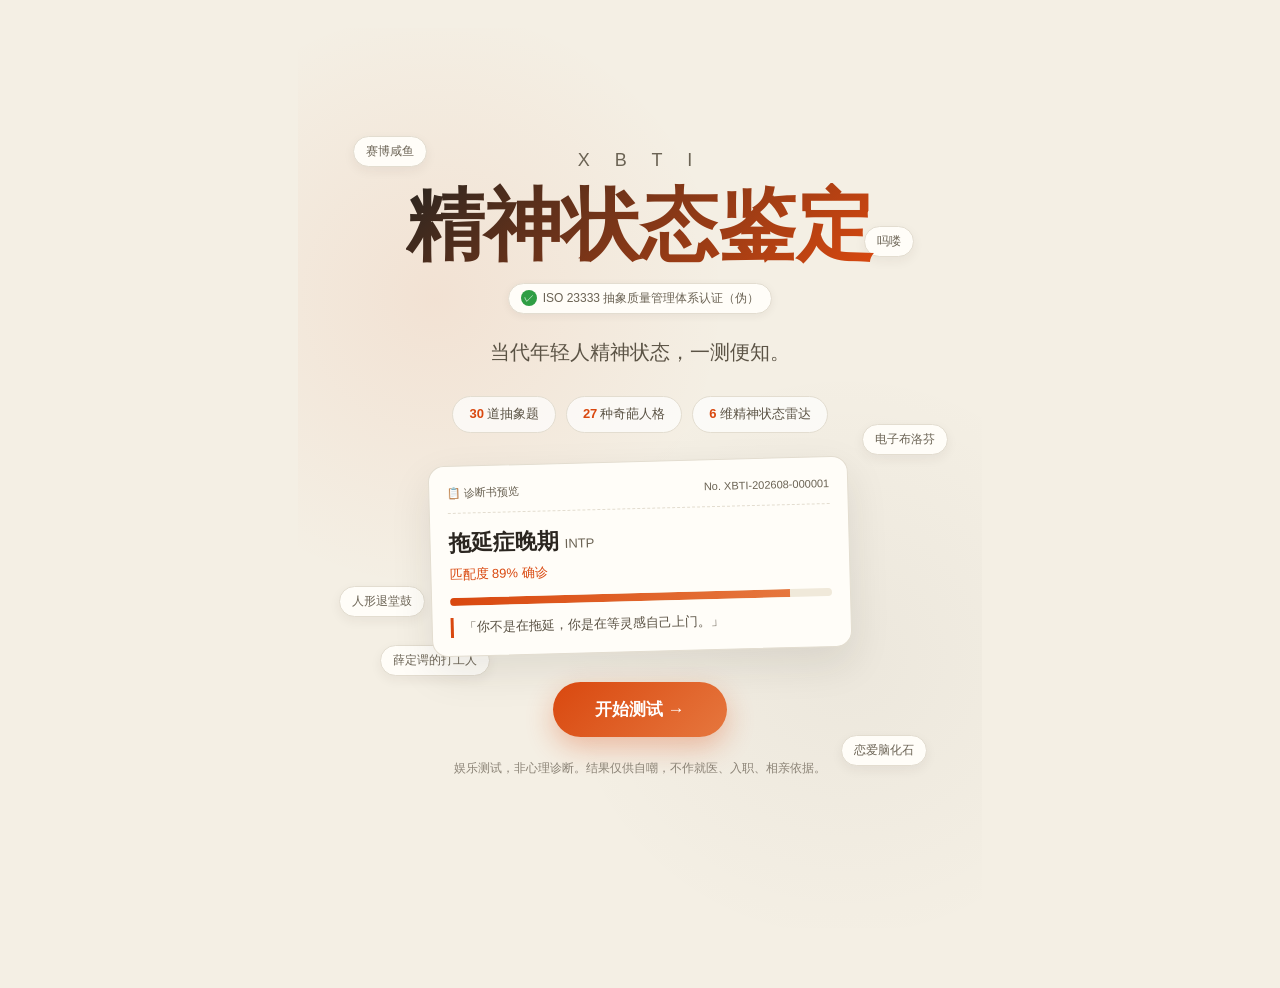
<file: index.html>
<!DOCTYPE html>
<html lang="zh-CN">
<head>
  <meta charset="UTF-8" />
  <meta name="viewport" content="width=device-width, initial-scale=1, maximum-scale=1, viewport-fit=cover" />
  <title>XBTI 精神状态鉴定 · 当代年轻人精神状态，一测便知（但不准）</title>
  <meta name="description" content="XBTI 搞怪版人格测试：30 道抽象题，27 种奇葩人格，一份适合截图发朋友圈的精神状态诊断书。" />
  <link rel="stylesheet" href="assets/css/style.css" />
  <style>
    /* ===== Landing page 专属视觉 ===== */
    .landing {
      min-height: 100vh;
      display: flex;
      flex-direction: column;
      align-items: center;
      justify-content: center;
      padding: 40px 18px 60px;
      position: relative;
      overflow: hidden;
      text-align: center;
    }
    .landing-bg {
      position: absolute; inset: 0; pointer-events: none; z-index: 0;
      background:
        radial-gradient(circle at 20% 30%, rgba(217,72,15,.08) 0%, transparent 35%),
        radial-gradient(circle at 80% 70%, rgba(43,38,32,.04) 0%, transparent 35%);
    }
    .landing-brand {
      position: relative; z-index: 1;
      font-size: 18px; letter-spacing: 10px; color: #6b6354;
      margin-bottom: 8px;
    }
    .landing-title {
      position: relative; z-index: 1;
      font-size: clamp(42px, 10vw, 78px);
      font-weight: 800;
      line-height: 1.1;
      margin: 0 0 14px;
      background: linear-gradient(135deg, #2b2620 0%, #d9480f 100%);
      -webkit-background-clip: text;
      background-clip: text;
      color: transparent;
    }
    .landing-seal {
      position: relative; z-index: 1;
      display: inline-flex; align-items: center; gap: 6px;
      background: #fffdf8; border: 1px solid #e3ddd0;
      color: #6b6354; font-size: 12px;
      padding: 5px 12px; border-radius: 20px;
      box-shadow: 0 2px 8px rgba(43,38,32,.06);
      margin-bottom: 22px;
    }
    .landing-seal::before {
      content: "✓"; display: inline-flex; align-items: center; justify-content: center;
      width: 16px; height: 16px; border-radius: 50%; background: #2f9e44; color: #fff; font-size: 10px;
    }
    .landing-slogan {
      position: relative; z-index: 1;
      font-size: clamp(15px, 3.6vw, 20px);
      color: #5b5345; max-width: 520px; margin: 0 auto 28px; line-height: 1.6;
    }
    .landing-stats {
      position: relative; z-index: 1;
      display: flex; gap: 10px; justify-content: center; flex-wrap: wrap;
      margin-bottom: 28px;
    }
    .landing-stats span {
      background: rgba(255,255,255,.7); border: 1px solid #e3ddd0;
      border-radius: 24px; padding: 7px 16px; font-size: 13px; color: #5b5345;
    }
    .landing-stats b { color: #d9480f; margin-right: 3px; }

    .landing-preview {
      position: relative; z-index: 1;
      width: min(420px, 92vw); background: #fffdf8;
      border: 1px solid #e3ddd0; border-radius: 16px;
      box-shadow: 0 16px 40px rgba(43,38,32,.1);
      padding: 18px; text-align: left; margin-bottom: 30px;
      transform: rotate(-1.5deg);
    }
    .landing-preview-head {
      display: flex; align-items: center; justify-content: space-between;
      font-size: 11px; color: #6b6354; border-bottom: 1px dashed #e3ddd0; padding-bottom: 10px; margin-bottom: 12px;
    }
    .landing-preview-type {
      font-size: 22px; font-weight: 700; color: #2b2620; margin-bottom: 4px;
    }
    .landing-preview-sub { font-size: 13px; color: #d9480f; margin-bottom: 12px; }
    .landing-preview-bar {
      height: 8px; background: #f0e9da; border-radius: 4px; overflow: hidden; margin-bottom: 12px;
    }
    .landing-preview-bar i { display: block; height: 100%; width: 89%; background: linear-gradient(90deg, #d9480f, #e6773e); }
    .landing-preview-verdict {
      font-size: 13px; color: #5b5345; border-left: 3px solid #d9480f; padding-left: 10px;
    }

    .landing-cta {
      position: relative; z-index: 1;
      display: inline-flex; align-items: center; gap: 8px;
      background: linear-gradient(135deg, #d9480f, #e6773e);
      color: #fff; border: none; border-radius: 50px;
      padding: 16px 42px; font-size: 17px; font-weight: 600;
      cursor: pointer; box-shadow: 0 10px 28px rgba(217,72,15,.32);
      transition: transform .1s, box-shadow .15s;
    }
    .landing-cta:hover { transform: translateY(-2px); box-shadow: 0 14px 34px rgba(217,72,15,.38); }
    .landing-cta:active { transform: translateY(0); }

    .landing-disclaimer {
      position: relative; z-index: 1;
      margin-top: 22px; font-size: 12px; color: #8a8275; max-width: 460px; line-height: 1.6;
    }

    .floating-tags {
      position: absolute; inset: 0; pointer-events: none; z-index: 0;
    }
    .floating-tags span {
      position: absolute;
      background: #fffdf8; border: 1px solid #e3ddd0;
      color: #6b6354; font-size: 12px; padding: 5px 12px; border-radius: 20px;
      box-shadow: 0 4px 12px rgba(43,38,32,.06);
      animation: float 5s ease-in-out infinite;
    }
    .floating-tags span:nth-child(1) { top: 12%; left: 8%; animation-delay: 0s; }
    .floating-tags span:nth-child(2) { top: 22%; right: 10%; animation-delay: 1.2s; }
    .floating-tags span:nth-child(3) { top: 62%; left: 6%; animation-delay: 2.4s; }
    .floating-tags span:nth-child(4) { bottom: 18%; right: 8%; animation-delay: 3.6s; }
    .floating-tags span:nth-child(5) { top: 44%; right: 5%; animation-delay: .8s; }
    .floating-tags span:nth-child(6) { bottom: 28%; left: 12%; animation-delay: 2s; }
    @keyframes float {
      0%, 100% { transform: translateY(0) rotate(0deg); }
      50% { transform: translateY(-10px) rotate(1deg); }
    }
    @media (max-width: 640px) {
      .floating-tags span:nth-child(5), .floating-tags span:nth-child(6) { display: none; }
      .landing-preview { transform: none; }
    }
  </style>
</head>
<body class="paper">
  <div class="wrap">

    <!-- 开始页 -->
    <section id="view-start" class="landing">
      <div class="landing-bg"></div>
      <div class="floating-tags">
        <span>赛博咸鱼</span>
        <span>吗喽</span>
        <span>人形退堂鼓</span>
        <span>恋爱脑化石</span>
        <span>电子布洛芬</span>
        <span>薛定谔的打工人</span>
      </div>

      <div class="landing-brand">X B T I</div>
      <h1 class="landing-title">精神状态鉴定</h1>
      <div class="landing-seal">ISO 23333 抽象质量管理体系认证（伪）</div>
      <p class="landing-slogan" id="slogan">当代年轻人精神状态，一测便知（但不准）。</p>

      <div class="landing-stats">
        <span><b>30</b>道抽象题</span>
        <span><b>27</b>种奇葩人格</span>
        <span><b>6</b>维精神状态雷达</span>
      </div>

      <div class="landing-preview">
        <div class="landing-preview-head">
          <span>📋 诊断书预览</span>
          <span>No. XBTI-202608-000001</span>
        </div>
        <div class="landing-preview-type">拖延症晚期 <span style="font-size:13px;color:#6b6354;font-weight:400;">INTP</span></div>
        <div class="landing-preview-sub">匹配度 89% 确诊</div>
        <div class="landing-preview-bar"><i></i></div>
        <div class="landing-preview-verdict">「你不是在拖延，你是在等灵感自己上门。」</div>
      </div>

      <button class="landing-cta" id="btn-start">开始测试 →</button>
      <p class="landing-disclaimer">娱乐测试，非心理诊断。结果仅供自嘲，不作就医、入职、相亲依据。</p>
    </section>

    <!-- 考生信息卡（考前填表） -->
    <section id="view-info" class="hidden">
      <div class="infocard">
        <div class="info-head">
          <div class="info-org">XBTI 精神状态全国统一测试</div>
          <div class="info-sub">考生信息卡 · 仅供娱乐</div>
        </div>

        <div class="info-row">
          <label class="info-label">准考证号</label>
          <div class="info-no" id="info-no">XBTI-000000-000000</div>
        </div>

        <div class="info-row">
          <label class="info-label" for="info-code">考生代号 <span class="info-opt">（给自己起个赛博花名）</span></label>
          <input id="info-code" class="info-input" type="text" maxlength="16" placeholder="如：深夜 emo 诗人" />
        </div>

        <div class="info-row">
          <label class="info-label">报考科目</label>
          <div class="info-fixed">精神状态鉴定（XBTI）</div>
        </div>

        <div class="info-grid2">
          <div class="info-row">
            <label class="info-label" for="info-hp">今日血量</label>
            <select id="info-hp" class="info-input">
              <option>满血</option><option>半血</option><option>残血</option><option>已故</option><option>薛定谔态</option>
            </select>
          </div>
          <div class="info-row">
            <label class="info-label" for="info-loc">当前坐标</label>
            <select id="info-loc" class="info-input">
              <option>工位</option><option>被窝</option><option>厕所</option><option>地铁</option><option>老板视线死角</option><option>图书馆</option>
            </select>
          </div>
        </div>

        <div class="info-row">
          <label class="info-label" for="info-stayup">连续熬夜 <span class="info-val" id="info-stayup-val">0h · 修仙 Lv.0</span></label>
          <input id="info-stayup" class="info-range" type="range" min="0" max="72" step="1" value="0" />
        </div>

        <div class="info-row">
          <label class="info-label" for="info-sign">赛博星座</label>
          <select id="info-sign" class="info-input">
            <option>摆烂座</option><option>退堂鼓座</option><option>发疯座</option><option>摸鱼座</option><option>内耗座</option>
          </select>
        </div>

        <label class="info-agree">
          <input type="checkbox" id="info-agree" checked />
          <span>本人郑重承诺以上纯属虚构，如有雷同，说明咱俩一样疯</span>
        </label>

        <button class="btn block" id="btn-enter">进入考场 →</button>
      </div>
    </section>

    <!-- 答题页 -->
    <section id="view-quiz" class="hidden">
      <div class="progress">
        <div class="bar"><i id="progress-bar"></i></div>
        <div class="txt" id="progress-text"></div>
      </div>
      <div><span class="q-theme" id="q-theme"></span></div>
      <div class="q-text" id="q-text"></div>
      <div id="options"></div>
      <div class="nav">
        <button class="btn ghost" id="btn-back">← 上一题</button>
        <button class="btn" id="btn-next" disabled>下一题 →</button>
      </div>
    </section>

    <!-- 报告页 -->
    <section id="view-result" class="hidden">
      <div id="report"></div>
    </section>

  </div>

  <!-- 数据层 → 配置 → 上报 → 主逻辑 -->
  <script src="assets/js/data.js"></script>
  <script>document.getElementById("slogan").textContent = (window.XBTI_DATA && window.XBTI_DATA.meta.slogan) || "当代年轻人精神状态，一测便知。";</script>
  <script src="assets/js/config.js"></script>
  <script src="assets/js/submit.js"></script>
  <script src="assets/js/app.js"></script>
</body>
</html>
</file>
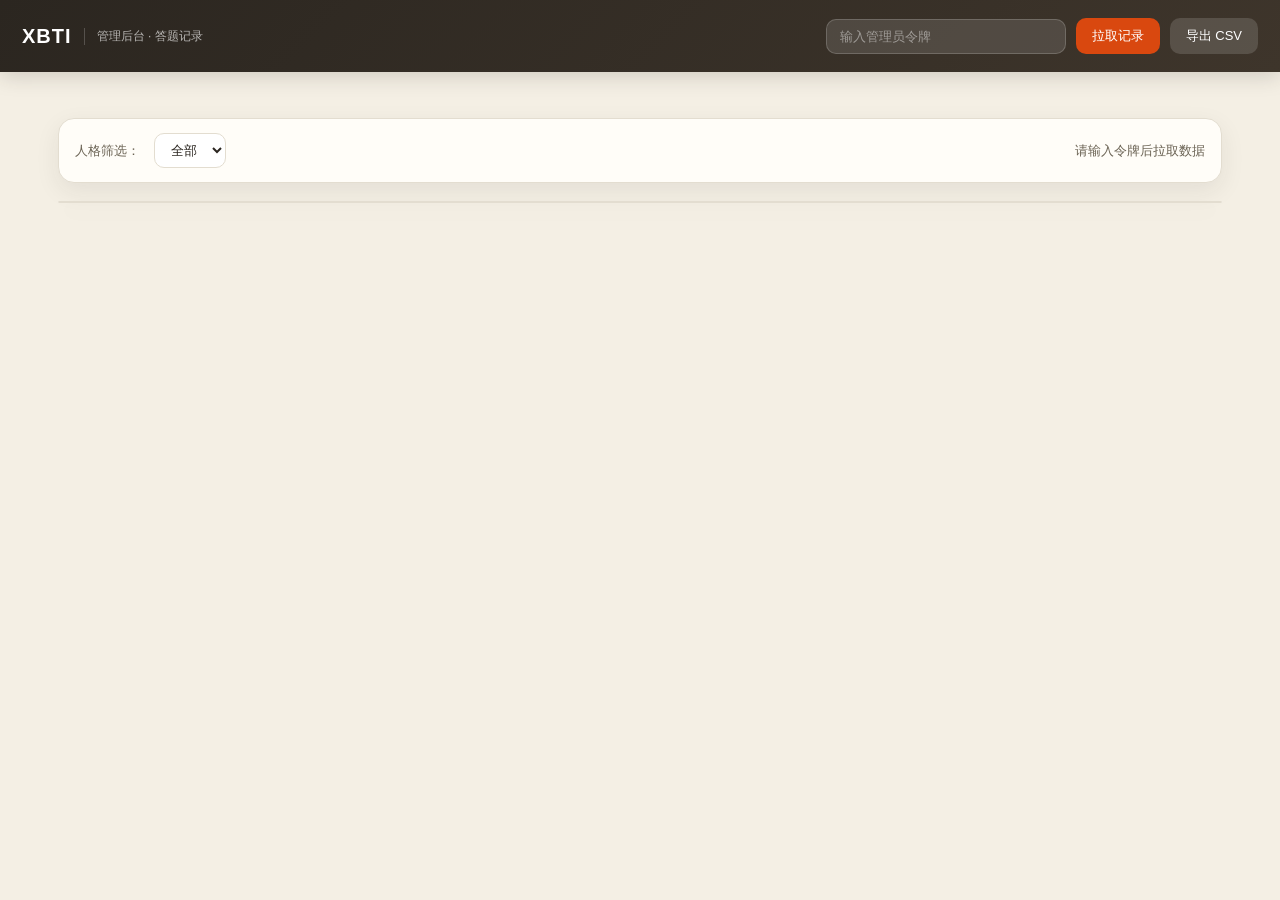
<file: admin.html>
<!DOCTYPE html>
<html lang="zh-CN">
<head>
  <meta charset="UTF-8" />
  <meta name="viewport" content="width=device-width, initial-scale=1" />
  <title>XBTI 管理后台 · 答题记录</title>
  <script src="assets/js/data.js"></script>
  <style>
    :root {
      --bg: #f4efe4;
      --card: #fffdf8;
      --ink: #2b2620;
      --muted: #6b6354;
      --line: #e3ddd0;
      --primary: #d9480f;
      --primary-2: #e6773e;
      --success: #2f9e44;
      --shadow: 0 8px 24px rgba(43, 38, 32, .08);
      --radius: 16px;
    }
    * { box-sizing: border-box; }
    html, body { margin: 0; background: var(--bg); color: var(--ink); font-family: -apple-system, BlinkMacSystemFont, "PingFang SC", "Microsoft YaHei", sans-serif; }

    /* Header */
    header {
      background: linear-gradient(135deg, #2b2620 0%, #3e352b 100%);
      color: #fff;
      padding: 18px 22px;
      display: flex; align-items: center; gap: 16px;
      flex-wrap: wrap;
      box-shadow: 0 4px 20px rgba(43,38,32,.18);
    }
    .brand { display: flex; align-items: center; gap: 12px; }
    .brand b { font-size: 20px; letter-spacing: 1px; }
    .brand span { font-size: 12px; opacity: .65; border-left: 1px solid rgba(255,255,255,.3); padding-left: 12px; }
    .token-bar { display: flex; align-items: center; gap: 10px; margin-left: auto; }
    .token-bar input {
      background: rgba(255,255,255,.12);
      border: 1px solid rgba(255,255,255,.18);
      border-radius: 10px;
      color: #fff;
      padding: 9px 13px;
      min-width: 240px;
      outline: none;
      font-size: 13px;
    }
    .token-bar input::placeholder { color: rgba(255,255,255,.45); }
    .btn {
      border: none; border-radius: 10px; padding: 9px 16px;
      font-size: 13px; cursor: pointer; transition: transform .08s, opacity .15s;
      display: inline-flex; align-items: center; gap: 6px;
    }
    .btn:active { transform: scale(.98); }
    .btn-primary { background: var(--primary); color: #fff; }
    .btn-primary:hover { background: var(--primary-2); }
    .btn-ghost { background: rgba(255,255,255,.14); color: #fff; }
    .btn-ghost:hover { background: rgba(255,255,255,.22); }

    /* Layout */
    .wrap { max-width: 1200px; margin: 0 auto; padding: 24px 18px 60px; }

    /* Stats */
    .stats { display: grid; grid-template-columns: repeat(auto-fit, minmax(160px, 1fr)); gap: 14px; margin-bottom: 22px; }
    .stat-card {
      background: var(--card); border: 1px solid var(--line); border-radius: var(--radius);
      padding: 16px; box-shadow: var(--shadow);
      display: flex; flex-direction: column; gap: 6px;
    }
    .stat-card .label { font-size: 12px; color: var(--muted); }
    .stat-card .value { font-size: 28px; font-weight: 700; color: var(--primary); line-height: 1; }
    .stat-card .sub { font-size: 12px; color: var(--muted); }

    /* Toolbar */
    .toolbar {
      background: var(--card); border: 1px solid var(--line); border-radius: var(--radius);
      padding: 14px 16px; margin-bottom: 18px; box-shadow: var(--shadow);
      display: flex; gap: 14px; align-items: center; flex-wrap: wrap;
    }
    .toolbar label { font-size: 13px; color: var(--muted); }
    .toolbar select {
      padding: 8px 12px; border-radius: 10px; border: 1px solid var(--line);
      background: #fff; color: var(--ink); font-size: 13px;
    }
    .toolbar .spacer { flex: 1; }
    .toolbar .msg { font-size: 13px; color: var(--muted); }

    /* Table card */
    .table-card {
      background: var(--card); border: 1px solid var(--line); border-radius: var(--radius);
      box-shadow: var(--shadow); overflow: hidden;
    }
    table { width: 100%; border-collapse: collapse; font-size: 13px; }
    thead { background: #f0e9da; }
    th { text-align: left; padding: 13px 14px; font-weight: 600; color: var(--ink); font-size: 12px; letter-spacing: .5px; }
    td { padding: 14px; border-top: 1px solid var(--line); vertical-align: middle; text-align: center; }
    tbody tr:hover { background: rgba(217,72,15,.04); }

    .time { font-size: 12px; color: var(--muted); margin-top: 4px; }
    .badge {
      display: inline-flex; align-items: center; gap: 6px;
      background: linear-gradient(135deg, var(--primary), var(--primary-2));
      color: #fff; padding: 5px 10px; border-radius: 20px;
      font-size: 12px; font-weight: 600;
    }
    .badge code { opacity: .85; font-weight: 400; }
    .match { font-weight: 700; color: var(--primary); font-size: 15px; }

    .radar-cell {
      display: flex; flex-direction: column; align-items: center; gap: 6px;
      min-width: 150px;
    }
    .radar-cell svg {
      width: 140px; height: 140px; cursor: pointer;
      transition: transform .15s;
    }
    .radar-cell svg:hover { transform: scale(1.08); }
    .radar-dl {
      font-size: 11px; color: var(--primary); background: none; border: none;
      cursor: pointer; text-decoration: underline;
    }
    .radar-dl:hover { opacity: .7; }

    .answers {
      max-width: 260px;
      background: #f8f5ee; border: 1px solid var(--line); border-radius: 10px;
      padding: 8px 10px; font-size: 12px; color: var(--muted);
      max-height: 90px; overflow: auto; line-height: 1.6;
    }

    /* 答题详情触发按钮 */
    .ans-trigger {
      background: linear-gradient(135deg, var(--primary), var(--primary-2));
      color: #fff; border: none; border-radius: 20px;
      padding: 6px 14px; font-size: 12px; cursor: pointer;
      transition: opacity .15s, transform .08s; white-space: nowrap;
    }
    .ans-trigger:hover { opacity: .85; }
    .ans-trigger:active { transform: scale(.96); }

    /* 答题弹窗 */
    .ans-modal-overlay {
      position: fixed; inset: 0; background: rgba(43,38,32,.45);
      display: flex; align-items: center; justify-content: center;
      z-index: 9999; animation: ans-fade-in .2s ease;
    }
    @keyframes ans-fade-in { from { opacity: 0; } to { opacity: 1; } }
    .ans-modal {
      background: var(--card); border: 1px solid var(--line);
      border-radius: var(--radius); box-shadow: 0 20px 60px rgba(43,38,32,.2);
      width: 90%; max-width: 680px; max-height: 82vh;
      display: flex; flex-direction: column;
      animation: ans-slide-up .25s ease;
    }
    @keyframes ans-slide-up { from { transform: translateY(24px); opacity: 0; } to { transform: translateY(0); opacity: 1; } }
    .ans-modal-head {
      display: flex; align-items: center; justify-content: space-between;
      padding: 16px 20px; border-bottom: 1px solid var(--line);
      font-weight: 700; font-size: 15px;
    }
    .ans-modal-close {
      background: none; border: none; font-size: 20px; cursor: pointer;
      color: var(--muted); padding: 4px 8px; border-radius: 8px;
      transition: background .15s;
    }
    .ans-modal-close:hover { background: rgba(0,0,0,.06); }
    .ans-modal-body {
      padding: 12px 16px 20px; overflow-y: auto; flex: 1;
    }
    .ans-item {
      border: 1px solid var(--line); border-radius: 12px;
      margin-bottom: 10px; overflow: hidden;
      transition: box-shadow .15s;
    }
    .ans-item:hover { box-shadow: 0 2px 10px rgba(43,38,32,.08); }
    .ans-item.expanded { box-shadow: 0 4px 16px rgba(217,72,15,.1); }
    .ans-item-head {
      padding: 12px 14px; cursor: pointer; font-size: 13px;
      display: flex; align-items: flex-start; gap: 8px;
      user-select: none; transition: background .12s;
    }
    .ans-item-head:hover { background: rgba(217,72,15,.03); }
    .ans-item-head b { color: var(--primary); flex: none; min-width: 32px; }
    .ans-item-body {
      display: none; padding: 0 14px 12px 42px;
    }
    .ans-item.expanded .ans-item-body { display: block; }
    .ans-opts { display: flex; flex-direction: column; gap: 6px; }
    .ans-opt {
      display: inline-block; padding: 5px 10px; border-radius: 8px;
      font-size: 12.5px; background: #f8f5ee; color: var(--muted);
      border: 1px solid transparent; transition: border-color .12s;
    }
    .ans-opt.picked {
      background: rgba(217,72,15,.08); color: var(--primary);
      border-color: rgba(217,72,15,.25); font-weight: 600;
    }

    .empty {
      text-align: center; padding: 60px 20px; color: var(--muted);
    }
    .empty b { display: block; font-size: 18px; color: var(--ink); margin-bottom: 8px; }

    .toast {
      position: fixed; bottom: 24px; left: 50%; transform: translateX(-50%) translateY(80px);
      background: var(--ink); color: #fff; padding: 10px 20px; border-radius: 30px;
      font-size: 13px; opacity: 0; transition: .25s; pointer-events: none;
    }
    .toast.show { transform: translateX(-50%) translateY(0); opacity: 1; }

    @media (max-width: 760px) {
      header { flex-direction: column; align-items: flex-start; gap: 12px; }
      .token-bar { width: 100%; margin-left: 0; }
      .token-bar input { flex: 1; min-width: 0; }
      th, td { padding: 10px; }
      .radar-cell svg { width: 110px; height: 110px; }
      .ans-modal { width: 95%; max-height: 88vh; }
      .ans-item-head { font-size: 12.5px; padding: 10px 12px; }
      .ans-item-body { padding: 0 12px 10px 36px; }
      .ans-opt { font-size: 12px; }
    }
  </style>
</head>
<body>
  <header>
    <div class="brand">
      <b>XBTI</b>
      <span>管理后台 · 答题记录</span>
    </div>
    <div class="token-bar">
      <input id="token" type="password" placeholder="输入管理员令牌" />
      <button class="btn btn-primary" id="load">拉取记录</button>
      <button class="btn btn-ghost" id="export">导出 CSV</button>
    </div>
  </header>

  <div class="wrap">
    <div class="stats" id="stats"></div>

    <div class="toolbar">
      <label>人格筛选：</label>
      <select id="f-type"><option value="">全部</option></select>
      <div class="spacer"></div>
      <div class="msg" id="msg">请输入令牌后拉取数据</div>
    </div>

    <div class="table-card" id="table"></div>
  </div>

  <div class="toast" id="toast"></div>

  <script>
    const API = "/api/admin";
    const $ = s => document.querySelector(s);
    const D = window.XBTI_DATA || {};
    const DIMS = (D.dimensions || []).reduce((m, d) => { m[d.key] = d.label; return m; }, {});

    function toast(msg) {
      const t = $("#toast");
      t.textContent = msg; t.classList.add("show");
      setTimeout(() => t.classList.remove("show"), 2000);
    }

    function formatTime(ts) {
      const d = ts ? new Date(ts) : new Date();
      return d.toLocaleString("zh-CN", { month: "2-digit", day: "2-digit", hour: "2-digit", minute: "2-digit" });
    }

    function renderStats(records) {
      const types = {};
      records.forEach(r => { const k = r.result_name || r.result_type || "?"; types[k] = (types[k] || 0) + 1; });
      const top = Object.entries(types).sort((a, b) => b[1] - a[1])[0] || ["-", 0];
      const html = `
        <div class="stat-card"><div class="label">总记录</div><div class="value">${records.length}</div></div>
        <div class="stat-card"><div class="label">最多人格</div><div class="value">${top[1]}</div><div class="sub">${top[0]}</div></div>
        <div class="stat-card"><div class="label">人格种类</div><div class="value">${Object.keys(types).length}</div><div class="sub">种</div></div>
      `;
      $("#stats").innerHTML = html;
    }

    function parseJson(v) {
      if (v == null) return v;
      if (typeof v !== "string") return v;
      try { return JSON.parse(v); } catch { return v; }
    }
    function normalize(r) {
      return {
        ...r,
        scores: parseJson(r.scores) || {},
        answers: parseJson(r.answers) || [],
        info: parseJson(r.info) || null
      };
    }

    function render(raw) {
      const records = raw.map(normalize);
      window.__records = records;
      renderStats(records);

      const types = new Set();
      records.forEach(r => types.add(r.result_name || r.result_type || "?"));
      const sel = $("#f-type");
      sel.innerHTML = '<option value="">全部</option>';
      types.forEach(t => { const o = document.createElement("option"); o.value = t; o.textContent = t; sel.appendChild(o); });
      sel.onchange = () => draw(sel.value ? records.filter(r => (r.result_name || r.result_type) === sel.value) : records);

      draw(records);
    }

    /* 复用 app.js 同款雷达图生成逻辑 */
    function radarSVG(scores) {
      if (!scores || !D.dimensions || !D.dimensions.length) return "";
      const cx = 160, cy = 158, R = 108, dims = D.dimensions;
      const ang = i => (-90 + i * 60) * Math.PI / 180;
      const pt = (i, r) => [cx + r * Math.cos(ang(i)), cy + r * Math.sin(ang(i))];
      let grid = "";
      [0.25, 0.5, 0.75, 1].forEach(f => {
        const p = dims.map((_, i) => pt(i, R * f).map(n => n.toFixed(1)).join(",")).join(" ");
        grid += `<polygon points="${p}" fill="none" stroke="#e3ddd0" stroke-width="1"/>`;
      });
      let axes = "", labels = "";
      dims.forEach((d, i) => {
        const [x, y] = pt(i, R);
        axes += `<line x1="${cx}" y1="${cy}" x2="${x.toFixed(1)}" y2="${y.toFixed(1)}" stroke="#e3ddd0" stroke-width="1"/>`;
        const [lx, ly] = pt(i, R + 22);
        const anchor = Math.abs(lx - cx) < 6 ? "middle" : (lx > cx ? "start" : "end");
        labels += `<text x="${lx.toFixed(1)}" y="${(ly + 4).toFixed(1)}" text-anchor="${anchor}" font-size="11" fill="#5b5345" font-family="sans-serif">${d.label}</text>`;
        const val = scores[d.key];
        const [vx, vy] = pt(i, R * (val / 100));
        labels += `<text x="${vx.toFixed(1)}" y="${(vy - 4).toFixed(1)}" text-anchor="middle" font-size="9" fill="#d9480f" font-family="sans-serif">${val}</text>`;
      });
      const poly = dims.map((d, i) => pt(i, R * (scores[d.key] / 100)).map(n => n.toFixed(1)).join(",")).join(" ");
      return `<svg xmlns="http://www.w3.org/2000/svg" viewBox="0 0 320 320" width="100%" height="100%">
        <rect x="0" y="0" width="320" height="320" rx="14" fill="#fffdf8"/>
        ${grid}${axes}
        <polygon points="${poly}" fill="rgba(217,72,15,0.28)" stroke="#d9480f" stroke-width="2" stroke-linejoin="round"/>
        ${labels}
      </svg>`;
    }
    function radarCell(scores, name) {
      if (!scores) return "-";
      const svg = radarSVG(scores);
      return `<div class="radar-cell">
        <div title="点击放大查看">${svg}</div>
        <button class="radar-dl" data-name="${name}" data-scores='${JSON.stringify(scores)}'>保存报告</button>
      </div>`;
    }

    function answersBlock(r) {
      const ans = Array.isArray(r.answers) ? r.answers : [];
      if (!ans.length) return `<span style="color:var(--muted)">-</span>`;
      const name = r.result_name || "报告";
      return `<button class="ans-trigger" data-answers='${JSON.stringify({ ans, name })}' title="点击查看整张试卷">📋 查看试卷</button>`;
    }

    function codeCell(info) {
      if (!info) return "-";
      const code = info.code || "匿名考生";
      return `<b style="white-space:nowrap;">${code}</b>`;
    }
    function locCell(info) {
      if (!info) return "-";
      return info.loc || "-";
    }

    function draw(rows) {
      if (!rows.length) {
        $("#table").innerHTML = '<div class="empty"><b>暂无记录</b>先去答几题，再回来就能看到数据了</div>';
        return;
      }
      const head = `<thead><tr><th style="width:110px">时间</th><th>人格</th><th style="width:70px">匹配度</th><th>考生代号</th><th>当前坐标</th><th>六维</th><th>答题答案</th></tr></thead>`;
      const body = rows.map(r => `
        <tr>
          <td>
            <div>${formatTime(r.created_at)}</div>
            <div class="time">${r.record_id || "-"}</div>
          </td>
          <td>
            <span class="badge">${r.result_name || "-"} <code>${r.result_type || ""}</code></span>
          </td>
          <td><span class="match">${r.match_rate != null ? r.match_rate + "%" : "-"}</span></td>
          <td>${codeCell(r.info)}</td>
          <td>${locCell(r.info)}</td>
          <td>${radarCell(r.scores, r.result_name || "雷达图")}</td>
          <td>${answersBlock(r)}</td>
        </tr>
      `).join("");
      $("#table").innerHTML = `<table>${head}<tbody>${body}</tbody></table>`;
      /* 保存报告 / 答题弹窗 事件委托 */
      $("#table").addEventListener("click", function(e) {
        /* ---- 保存报告 ---- */
        const btn = e.target.closest(".radar-dl");
        if (btn) {
          const row = btn.closest("tr");
          if (!row) return;
          const name = btn.getAttribute("data-name") || "xbti";
          const sc = JSON.parse(btn.getAttribute("data-scores"));
          const matchEl = row.cells[2] ? row.cells[2].textContent.trim() : "-";
          const timeEl = row.cells[0] ? row.cells[0].querySelector(".time") : null;
          const recordId = timeEl ? timeEl.textContent.trim() : "-";
          const codeEl = row.cells[3] ? row.cells[3] : null;
          const codeName = codeEl ? (codeEl.textContent.trim() || "-") : "-";
          saveReportImage(name, sc, matchEl, recordId, codeName);
          return;
        }
        /* ---- 答题详情弹窗 ---- */
        const ansBtn = e.target.closest(".ans-trigger");
        if (ansBtn) {
          const data = ansBtn.getAttribute("data-answers");
          openAnswerModal(data);
        }
      });
    }

    /* ---------- 保存报告图片 ---------- */
    function saveReportImage(name, scores, matchRate, recordId, codeName) {
      const types = D.types || [];
      const type = types.find(t => t.name === name) || types.find(t => t.code === name) || {};
      if (!type.name) { toast("未找到对应人格数据，无法生成完整报告"); return; }

      const rateNum = parseInt(String(matchRate).replace(/[^0-9]/g, ""), 10) || 0;
      const svgStr = buildReportSVG(type, rateNum, scores);
      const xml = new XMLSerializer().serializeToString(parseSVG(svgStr));
      const svgBytes = unescape(encodeURIComponent(xml));
      const src = "data:image/svg+xml;base64," + btoa(svgBytes);

      const img = new Image();
      img.onload = () => {
        const W = img.width || 720;
        const H = img.height || 920;
        const c = document.createElement("canvas");
        c.width = W; c.height = H;
        const ctx = c.getContext("2d");
        ctx.fillStyle = "#fffdf8";
        ctx.fillRect(0, 0, W, H);
        ctx.drawImage(img, 0, 0);
        c.toBlob(b => {
          const a = document.createElement("a");
          a.href = URL.createObjectURL(b);
          a.download = name + "-诊断书.png";
          a.click();
          toast("已保存：" + name + "-诊断书.png");
        }, "image/png");
      };
      img.onerror = () => toast("报告生成失败，请重试");
      img.src = src;
    }

    function parseSVG(str) {
      const p = new DOMParser().parseFromString(str, "image/svg+xml");
      return p.documentElement;
    }

    function roundRect(ctx, x, y, w, h, r, fill, stroke) {
      ctx.beginPath();
      ctx.moveTo(x + r, y); ctx.arcTo(x + w, y, x + w, y + h, r);
      ctx.arcTo(x + w, y + h, x, y + h, r);
      ctx.arcTo(x, y + h, x, y + r, r);
      ctx.arcTo(x, y, x + r, y, r);
      ctx.closePath();
      if (fill) { ctx.fillStyle = fill; ctx.fill(); }
      if (stroke) { ctx.strokeStyle = stroke; ctx.lineWidth = 1; ctx.stroke(); }
    }

    /* ---------- 完整检测报告 SVG（与前台 app.js 保持一致） ---------- */
    function buildPrescription(type) {
      if (D.rxPresets && D.rxPresets[type.name]) return D.rxPresets[type.name];
      return `1. 每日摸鱼不超过 6 小时（留点力气给真正想做的事）。
            2. 发疯前先深呼吸，数到三，然后该疯疯（建议去公园）。
            3. 23:30 前把手机拴在床尾，与「${type.name}」的本能和解。`;
    }

    function buildReportSVG(type, matchRate, scores) {
      const W = 720, PAD = 40;
      const esc = s => String(s).replace(/&/g, "&amp;").replace(/</g, "&lt;").replace(/>/g, "&gt;");
      const wrap = (t, max) => { t = String(t); const out = []; for (let i = 0; i < t.length; i += max) out.push(t.slice(i, i + max)); return out; };
      const label = (txt, y, color) => `<text x="${PAD}" y="${y}" font-size="16" font-weight="700" fill="${color}" font-family="sans-serif">${esc(txt)}</text>`;
      const line = (txt, y, size, color) => `<text x="${PAD}" y="${y}" font-size="${size}" fill="${color}" font-family="sans-serif">${esc(txt)}</text>`;
      let y = 60, body = "";
      body += `<text x="${W / 2}" y="${y}" text-anchor="middle" font-size="23" font-weight="700" fill="#d9480f" font-family="sans-serif">XBTI 国家精神状态鉴定中心</text>`; y += 26;
      body += `<text x="${W / 2}" y="${y}" text-anchor="middle" font-size="12" fill="#6b6354" font-family="sans-serif">经 ISO 23333 抽象质量管理体系认证</text>`; y += 22;
      body += `<line x1="${PAD}" y1="${y}" x2="${W - PAD}" y2="${y}" stroke="#e3ddd0" stroke-width="1"/>`; y += 32;
      body += `<text x="${W / 2}" y="${y}" text-anchor="middle" font-size="14" fill="#6b6354" font-family="sans-serif">你被确诊为</text>`; y += 40;
      body += `<text x="${W / 2}" y="${y}" text-anchor="middle" font-size="36" font-weight="800" fill="#2b2620" font-family="sans-serif">${esc(type.name)}</text>`; y += 30;
      body += `<text x="${W / 2}" y="${y}" text-anchor="middle" font-size="15" fill="#d9480f" font-family="sans-serif">${esc(type.code)} · 匹配度 ${matchRate}%</text>`; y += 24;
      const radarS = 300, radarX = (W - radarS) / 2, radarY = y;
      body += `<svg x="${radarX}" y="${radarY}" width="${radarS}" height="${radarS}" viewBox="0 0 320 320">${radarSVG(scores)}</svg>`;
      y += radarS + 16;
      body += label("学术解读（伪）", y, "#b23b2e"); y += 26;
      wrap(type.academic, 40).forEach(l => { body += line(l, y, 15, "#2b2620"); y += 24; }); y += 10;
      body += label("隐藏槽点", y, "#b23b2e"); y += 26;
      wrap(type.flaw, 40).forEach(l => { body += line(l, y, 15, "#2b2620"); y += 24; }); y += 10;
      body += `<text x="${W / 2}" y="${y}" text-anchor="middle" font-size="18" font-weight="700" fill="#b23b2e" font-family="sans-serif">「 ${esc(type.verdict)} 」</text>`; y += 28;
      body += label("处 方 笺", y, "#b23b2e"); y += 24;
      body += line("诊断：当代青年标准精神损耗（" + esc(type.name) + "型）", y, 14, "#6b6354"); y += 22;
      wrap(buildPrescription(type).replace(/<br>\s*/g, " "), 42).forEach(l => { body += line(l, y, 14, "#2b2620"); y += 22; }); y += 8;
      const disclaimer = (D.meta && D.meta.disclaimer) || "娱乐测试，非心理诊断。结果仅供自嘲，不作就医、入职、相亲依据。";
      wrap(disclaimer, 44).forEach(l => { body += `<text x="${W / 2}" y="${y}" text-anchor="middle" font-size="11" fill="#9a9384" font-family="sans-serif">${esc(l)}</text>`; y += 16; });
      const H = y + 28;
      const bg = `<rect x="0" y="0" width="${W}" height="${H}" fill="#fffdf8"/><rect x="12" y="12" width="${W - 24}" height="${H - 24}" fill="none" stroke="#e3ddd0" stroke-width="1.5" rx="14"/>`;
      return `<svg xmlns="http://www.w3.org/2000/svg" width="${W}" height="${H}" viewBox="0 0 ${W} ${H}">${bg}${body}</svg>`;
    }

    /* ---------- 答题详情弹窗 ---------- */
    function openAnswerModal(dataJson) {
      let payload;
      try { payload = typeof dataJson === "string" ? JSON.parse(dataJson) : dataJson; } catch { return; }
      const { ans, name } = payload;
      if (!ans || !ans.length) return;

      const qs = (D.questions || []);
      const modal = document.createElement("div");
      modal.className = "ans-modal-overlay";
      modal.innerHTML = `
        <div class="ans-modal">
          <div class="ans-modal-head">
            <span>📋 ${escHtml(name)} — 整张试卷</span>
            <button class="ans-modal-close" type="button">✕</button>
          </div>
          <div class="ans-modal-body">${renderAnswerItems(ans, qs)}</div>
        </div>`;
      document.body.appendChild(modal);
      modal.addEventListener("click", e => {
        if (e.target === modal || e.target.classList.contains("ans-modal-close")) {
          modal.remove();
        }
      });
      /* 折叠/展开 */
      modal.addEventListener("click", e => {
        const hd = e.target.closest(".ans-item-head");
        if (!hd) return;
        const item = hd.parentElement;
        item.classList.toggle("expanded");
      });
    }

    function renderAnswerItems(ans, qs) {
      return ans.map((a, i) => {
        const q = qs[i] || {};
        const qText = escHtml(q.q || ("第 " + (i + 1) + " 题"));
        const opts = Array.isArray(q.options) ? q.options : [];
        let optsHtml = "";
        if (opts.length) {
          optsHtml = `<div class="ans-opts">${opts.map((o, j) => {
            const letter = String.fromCharCode(65 + j);
            const picked = (a === o.t || a === o.k || a === letter || a === (j + 1));
            return `<span class="ans-opt${picked ? " picked" : ""}">${letter}. ${escHtml(o.t)}</span>`;
          }).join("")}</div>`;
        } else {
          optsHtml = `<div class="ans-opts"><span class="ans-opt picked">${escHtml(String(a))}</span></div>`;
        }
        return `<div class="ans-item">
          <div class="ans-item-head"><b>Q${i + 1}</b> ${qText}</div>
          <div class="ans-item-body">${optsHtml}</div>
        </div>`;
      }).join("");
    }

    function escHtml(s) {
      const d = document.createElement("div"); d.textContent = s; return d.innerHTML;
    }

    async function load() {
      const token = $("#token").value.trim();
      if (!token) { toast("请先输入管理员令牌"); return; }
      $("#msg").textContent = "加载中…";
      try {
        const res = await fetch(API + "?token=" + encodeURIComponent(token));
        if (res.status === 403) { $("#msg").textContent = "令牌错误或无权限"; return; }
        const data = await res.json();
        const records = Array.isArray(data) ? data : (data.results || []);
        render(records);
        $("#msg").textContent = `共 ${records.length} 条记录`;
      } catch (e) {
        $("#msg").textContent = "请求失败：" + e.message;
      }
    }

    function exportCSV() {
      const rows = window.__records || [];
      if (!rows.length) { toast("没有可导出的数据"); return; }
      const header = ["record_id", "created_at", "result_type", "result_name", "match_rate", "code_name", "location", "scores", "answers"];
      const lines = [header.join(",")];
      rows.forEach(r => {
        const sc = r.scores ? JSON.stringify(r.scores).replace(/"/g, '""') : "";
        const an = Array.isArray(r.answers) ? r.answers.join("") : "";
        const codeName = r.info ? (r.info.code || "") : "";
        const location = r.info ? (r.info.loc || "") : "";
        lines.push([r.record_id, r.created_at, r.result_type, r.result_name, r.match_rate, '"' + codeName + '"', '"' + location + '"', '"' + sc + '"', '"' + an + '"'].join(","));
      });
      const blob = new Blob(["\ufeff" + lines.join("\n")], { type: "text/csv" });
      const a = document.createElement("a"); a.href = URL.createObjectURL(blob); a.download = "xbti-records.csv"; a.click();
      toast("CSV 已导出");
    }

    $("#load").onclick = load;
    $("#export").onclick = exportCSV;
  </script>
</body>
</html>
</file>
<file: assets/css/style.css>
/* XBTI 样式 —— 双主题：paper 诊断书米白 / cyber 赛博暗夜；移动端优先，桌面居中成"证书" */
:root {
  --bg: #f4efe4; --card: #fffdf8; --ink: #2b2620; --sub: #6b6354;
  --line: #e3ddd0; --accent: #d9480f; --accent2: #2b6cb0; --seal: #b23b2e; --accent-wash: rgba(217,72,15,0.09);
}
body.cyber {
  --bg: #0e0f1a; --card: #161827; --ink: #e8ecf5; --sub: #9aa3bd;
  --line: #2a2f45; --accent: #ff5a5f; --accent2: #4cc9f0; --seal: #ff5a5f; --accent-wash: rgba(255,90,95,0.10);
}
* { box-sizing: border-box; }
body {
  margin: 0; font-family: "PingFang SC", "Microsoft YaHei", "Noto Sans SC", sans-serif;
  background: var(--bg); color: var(--ink); line-height: 1.6;
  -webkit-font-smoothing: antialiased;
}
.hidden { display: none !important; }
.wrap { max-width: 720px; margin: 0 auto; padding: 28px 18px 60px; }

/* 开始页 */
.hero { text-align: center; padding: 40px 0 18px; }
.hero h1 { font-size: 40px; letter-spacing: 2px; margin: 0 0 6px; }
.hero .zh { font-size: 15px; color: var(--sub); letter-spacing: 6px; }
.hero .slogan { margin: 22px auto 6px; font-size: 17px; color: var(--sub); max-width: 460px; }
.disclaimer { font-size: 12px; color: var(--sub); margin-top: 14px; }

/* 按钮 */
.btn {
  display: inline-block; border: none; cursor: pointer; font-size: 16px;
  padding: 13px 26px; border-radius: 999px; background: var(--accent); color: #fff;
  font-family: inherit; transition: transform .12s, opacity .12s;
}
.btn:hover { transform: translateY(-1px); }
.btn:active { transform: translateY(0); }
.btn:disabled { opacity: .4; cursor: not-allowed; transform: none; }
.btn.ghost { background: transparent; color: var(--accent); border: 1.5px solid var(--accent); padding: 10px 16px; font-size: 14px; }
.btn.retry { margin-top: 22px; background: transparent; color: var(--sub); border: 1px dashed var(--line); }
.btn.block { width: 100%; margin-top: 26px; }

/* 进度 */
.progress { margin: 8px 0 22px; }
.progress .bar { height: 8px; background: var(--line); border-radius: 999px; overflow: hidden; }
.progress .bar i { display: block; height: 100%; background: var(--accent); transition: width .25s; }
.progress .txt { font-size: 12px; color: var(--sub); margin-top: 6px; }
.q-theme { display: inline-block; font-size: 12px; color: var(--accent); border: 1px solid var(--accent); border-radius: 999px; padding: 2px 12px; }
.q-text { font-size: 20px; font-weight: 600; margin: 14px 0 22px; }

/* 选项 */
.opt {
  display: flex; gap: 14px; align-items: flex-start; width: 100%; text-align: left;
  background: var(--card); border: 1.5px solid var(--line); border-radius: 14px;
  padding: 16px 18px; margin-bottom: 14px; cursor: pointer; color: var(--ink);
  font-family: inherit; font-size: 15px; transition: border-color .15s, transform .1s;
}
.opt:hover { border-color: var(--accent); }
.opt.chosen { border-color: var(--accent); background: var(--accent-wash); }
.opt-k { flex: 0 0 26px; height: 26px; line-height: 26px; text-align: center; border-radius: 50%; background: var(--line); color: var(--ink); font-weight: 700; }
.opt.chosen .opt-k { background: var(--accent); color: #fff; }
.nav { display: flex; justify-content: space-between; margin-top: 10px; }
.nav .btn { padding: 11px 22px; font-size: 15px; }

/* 报告 / 诊断书 */
.cert { background: var(--card); border: 1px solid var(--line); border-radius: 18px; padding: 26px 22px; box-shadow: 0 10px 40px rgba(0,0,0,.06); }
.cert-head { text-align: center; border-bottom: 2px dashed var(--line); padding-bottom: 16px; }
.cert-org { font-size: 18px; font-weight: 700; letter-spacing: 1px; }
.cert-sub { font-size: 12px; color: var(--sub); margin-top: 4px; }
.cert-meta { font-size: 11px; color: var(--sub); margin-top: 8px; font-family: ui-monospace, monospace; }
.main-type { text-align: center; margin: 22px 0; }
.mt-label { font-size: 13px; color: var(--sub); }
.mt-name { font-size: 34px; font-weight: 800; margin: 6px 0; }
.mt-code { font-size: 16px; color: var(--accent); margin-left: 8px; font-family: ui-monospace, monospace; }
.mt-match { font-size: 15px; display: flex; align-items: center; justify-content: center; gap: 10px; margin-top: 10px; }
.mt-match .bar { width: 180px; height: 10px; background: var(--line); border-radius: 999px; overflow: hidden; }
.mt-match .bar i { display: block; height: 100%; background: linear-gradient(90deg, var(--accent), var(--accent2)); }
.mt-match b { color: var(--accent); font-size: 18px; }
.mt-note { font-size: 12px; color: var(--sub); margin-top: 4px; }
.radar-wrap { width: 280px; max-width: 80%; margin: 18px auto; }

.card { border: 1px solid var(--line); border-radius: 12px; padding: 14px 16px; margin: 14px 0; }
.card-title { font-size: 13px; color: var(--accent); font-weight: 700; margin-bottom: 6px; letter-spacing: 1px; }
.card p { margin: 0; font-size: 14px; }
.card.flaw .card-title { color: var(--seal); }

.verdict { text-align: center; margin: 20px 0; position: relative; }
.verdict p { font-size: 22px; font-weight: 700; margin: 8px 0 0; }
.verdict .seal {
  position: absolute; right: 6px; top: -6px; width: 44px; height: 44px; line-height: 44px;
  border: 2px solid var(--seal); color: var(--seal); border-radius: 8px; font-size: 22px;
  transform: rotate(-12deg); opacity: .85; font-family: "KaiTi", serif;
}
.prescription { background: var(--accent-wash); border: 1px solid var(--line); border-radius: 12px; padding: 16px 18px; margin: 16px 0; }
.rx-title { text-align: center; font-weight: 700; letter-spacing: 8px; color: var(--accent); }
.rx-line { font-size: 13px; margin: 8px 0; }
.rx-body { font-size: 14px; }
.rx-foot { font-size: 11px; color: var(--sub); margin-top: 10px; font-family: ui-monospace, monospace; }

.share-row { display: flex; flex-wrap: wrap; gap: 10px; justify-content: center; margin-top: 16px; }
.share-row .btn.ghost { flex: 1 1 auto; min-width: 120px; }

/* toast */
.toast {
  position: fixed; left: 50%; bottom: 40px; transform: translateX(-50%) translateY(20px);
  background: var(--ink); color: var(--bg); padding: 10px 18px; border-radius: 999px;
  font-size: 14px; opacity: 0; pointer-events: none; transition: all .25s; z-index: 99;
}
.toast.show { opacity: 1; transform: translateX(-50%) translateY(0); }

/* 考生信息卡（考前填表） */
.infocard { background: var(--card); border: 1px solid var(--line); border-radius: 18px; padding: 22px 20px; box-shadow: 0 10px 40px rgba(0,0,0,.06); }
.info-head { text-align: center; border-bottom: 2px dashed var(--line); padding-bottom: 14px; margin-bottom: 16px; }
.info-org { font-size: 17px; font-weight: 700; letter-spacing: 1px; }
.info-sub { font-size: 12px; color: var(--sub); margin-top: 4px; }
.info-row { margin-bottom: 16px; }
.info-grid2 { display: flex; gap: 14px; }
.info-grid2 .info-row { flex: 1; margin-bottom: 16px; }
.info-label { display: block; font-size: 13px; color: var(--sub); margin-bottom: 6px; }
.info-label .info-opt { font-size: 12px; color: var(--sub); }
.info-label .info-val { float: right; font-size: 12px; color: var(--accent); font-family: ui-monospace, monospace; }
.info-no { font-family: ui-monospace, monospace; font-size: 15px; color: var(--ink); background: var(--accent-wash); border: 1px dashed var(--line); border-radius: 10px; padding: 10px 12px; letter-spacing: 1px; }
.info-fixed { font-size: 14px; color: var(--sub); background: var(--bg); border-radius: 10px; padding: 10px 12px; }
.info-input { width: 100%; font-family: inherit; font-size: 14px; color: var(--ink); background: var(--bg); border: 1px solid var(--line); border-radius: 10px; padding: 11px 12px; }
.info-input:focus { outline: none; border-color: var(--accent); }
select.info-input { appearance: none; -webkit-appearance: none; }
.info-range { width: 100%; accent-color: var(--accent); }
.info-agree { display: flex; gap: 10px; align-items: flex-start; font-size: 13px; color: var(--sub); line-height: 1.5; margin-bottom: 18px; cursor: pointer; }
.info-agree input { margin-top: 3px; accent-color: var(--accent); flex: none; }

/* 结果页：专属准考证水印 */
.ticket { border: 1px dashed var(--line); border-radius: 14px; padding: 14px 16px; margin-bottom: 18px; background: var(--accent-wash); }
.ticket-main { min-width: 0; }
.ticket-tag { font-size: 11px; color: var(--accent); letter-spacing: 3px; }
.ticket-code { font-size: 18px; font-weight: 700; margin: 2px 0; overflow: hidden; text-overflow: ellipsis; white-space: nowrap; }
.ticket-no { font-size: 11px; color: var(--sub); font-family: ui-monospace, monospace; }
.ticket-fields { display: grid; grid-template-columns: repeat(3, 1fr); gap: 10px 12px; margin-top: 14px; padding-top: 12px; border-top: 1px dashed var(--line); }
.ticket-field span { display: block; font-size: 11px; color: var(--sub); }
.ticket-field b { font-size: 13px; font-weight: 500; overflow: hidden; text-overflow: ellipsis; white-space: nowrap; }

@media (max-width: 480px) {
  .hero h1 { font-size: 32px; }
  .mt-name { font-size: 28px; }
  .q-text { font-size: 18px; }
  .info-grid2 { flex-direction: column; gap: 0; }
  .info-grid2 .info-row { margin-bottom: 16px; }
}
</file>
